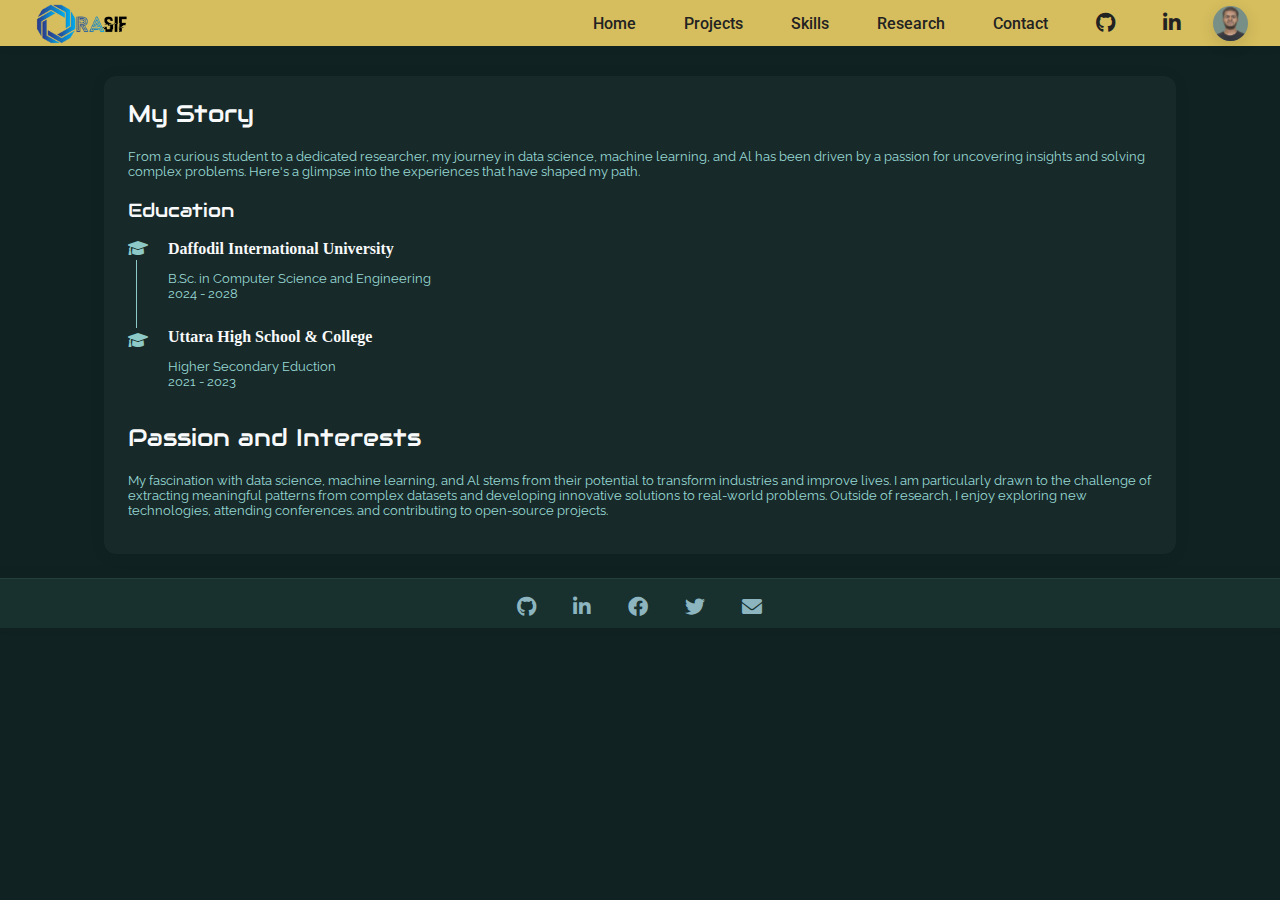
<file: about.html>
<!DOCTYPE html>
<html lang="en">

<head>
    <meta charset="UTF-8">
    <meta name="viewport" content="width=device-width, initial-scale=1.0">
    <title>Portfolio Home</title>
    <link rel="stylesheet" href="https://fonts.googleapis.com/css?family=Roboto:400,700&display=swap">
    <link rel="stylesheet" href="https://cdnjs.cloudflare.com/ajax/libs/font-awesome/6.0.0/css/all.min.css">
    <link rel="stylesheet" href="style.css">
</head>

<body>
    <nav class="navbar">
        <div class="logo">
            <a href="index.html"><img src="assets/logo.png" alt="Logo"></a>
        </div>
        <div class="hamburger" id="hamburger" aria-label="Open navigation" tabindex="0">
            <span></span>
            <span></span>
            <span></span>
        </div>
        <div class="nav-links" id="navLinks">
            <a href="index.html">Home</a>
            <a href="projects.html">Projects</a>
            <a href="skills.html">Skills</a>
            <a href="research.html">Research</a>
            <a href="contact.html">Contact</a>
            <a href="https://github.com/yourusername" target="_blank" rel="noopener"><i
                    class="fab fa-github fa-lg"></i></a>
            <a href="https://linkedin.com/in/yourusername" target="_blank" rel="noopener"><i
                    class="fa-brands fa-linkedin-in fa-lg"></i></a>
            <img src="assets/profile.png" alt="Profile Picture" style="vertical-align: middle;" class="profile-pic2">
        </div>
    </nav>
    </div>
    <div class="main">
        <h2 class="header">My Story</h2>
        <p class="txt">From a curious student to a dedicated researcher, my journey in data science, machine learning,
            and Al has been driven by a passion for
            uncovering insights and solving complex problems. Here's a glimpse into the experiences that have shaped my
            path.</p>
        <div class="edu">
            <h3 class="header">Education</h3>
            <div>
                <div class="ed1">
                    <div class="ed2">
                        <i class="fa-solid fa-graduation-cap"
                            style="font-size: 1em; color: #8dc9c6; margin-bottom: 4px;"></i>
                        <div class="ed3"></div>
                    </div>
                    <span style="padding-left: 8px; display: inline-block;">
                        <strong>Daffodil International University</strong>
                        <p class="txt">B.Sc. in Computer Science and Engineering<br>
                            2024 - 2028</p>
                    </span>
                </div>
                <div class="ed1">
                    <div class="ed2">
                        <i class="fa-solid fa-graduation-cap"
                            style="font-size: 1em; color: #8dc9c6; margin: 4px 0px;"></i>
                        <div></div>
                    </div>
                    <span style="padding-left: 8px; display: inline-block;">
                        <strong>Uttara High School & College</strong>
                        <p class="txt">Higher Secondary Eduction<br>
                            2021 - 2023</p>
                    </span>
                </div>
            </div>
        </div>
        <!-- <div class="prof">
            <h2>Professional Experience</h2>
            <div>
                <div class="ed1">
                    <div class="ed2">
                        <i class="fa-solid fa-briefcase"
                            style="font-size: 1em; color: #8dc9c6; margin-bottom: 4px;"></i>
                        <div class="ed3"></div>
                    </div>
                    <span style="padding-left: 8px; display: inline-block;">
                        <strong>Daffodil International University</strong><br>
                        B.Sc. in Computer Science and Engineering<br>
                        2024 - 2028
                    </span>
                </div>
            </div>
        </div> -->
        <h2 class="header">Passion and Interests</h2>
        <p class="txt">My fascination with data science, machine learning, and Al stems from their potential to
            transform industries and improve
            lives. I am particularly drawn to the challenge of extracting meaningful patterns from complex datasets and
            developing
            innovative solutions to real-world problems. Outside of research, I enjoy exploring new technologies,
            attending conferences.
            and contributing to open-source projects.</p>
    </div>
    <div class="footer-content">
        <div class="footer-social">
            <a href="https://github.com/yourusername" target="_blank" rel="noopener" aria-label="GitHub">
                <i class="fab fa-github fa-lg"></i>
            </a>
            <a href="https://linkedin.com/in/yourusername" target="_blank" rel="noopener" aria-label="LinkedIn">
                <i class="fab fa-linkedin-in fa-lg"></i>
            </a>
            <a href="https://facebook.com/sajidul.kabir.rasif" target="_blank" rel="noopener" aria-label="Facebook">
                <i class="fab fa-facebook fa-lg"></i>
                <a href="https://twitter.com/yourusername" target="_blank" rel="noopener" aria-label="Twitter">
                    <i class="fab fa-twitter fa-lg"></i>
                </a>
                <a href="mailto:your@email.com" aria-label="Email">
                    <i class="fas fa-envelope fa-lg"></i>
                </a>
        </div>
    </div>
    <script src="script.js"></script>
</body>

</html>
</file>
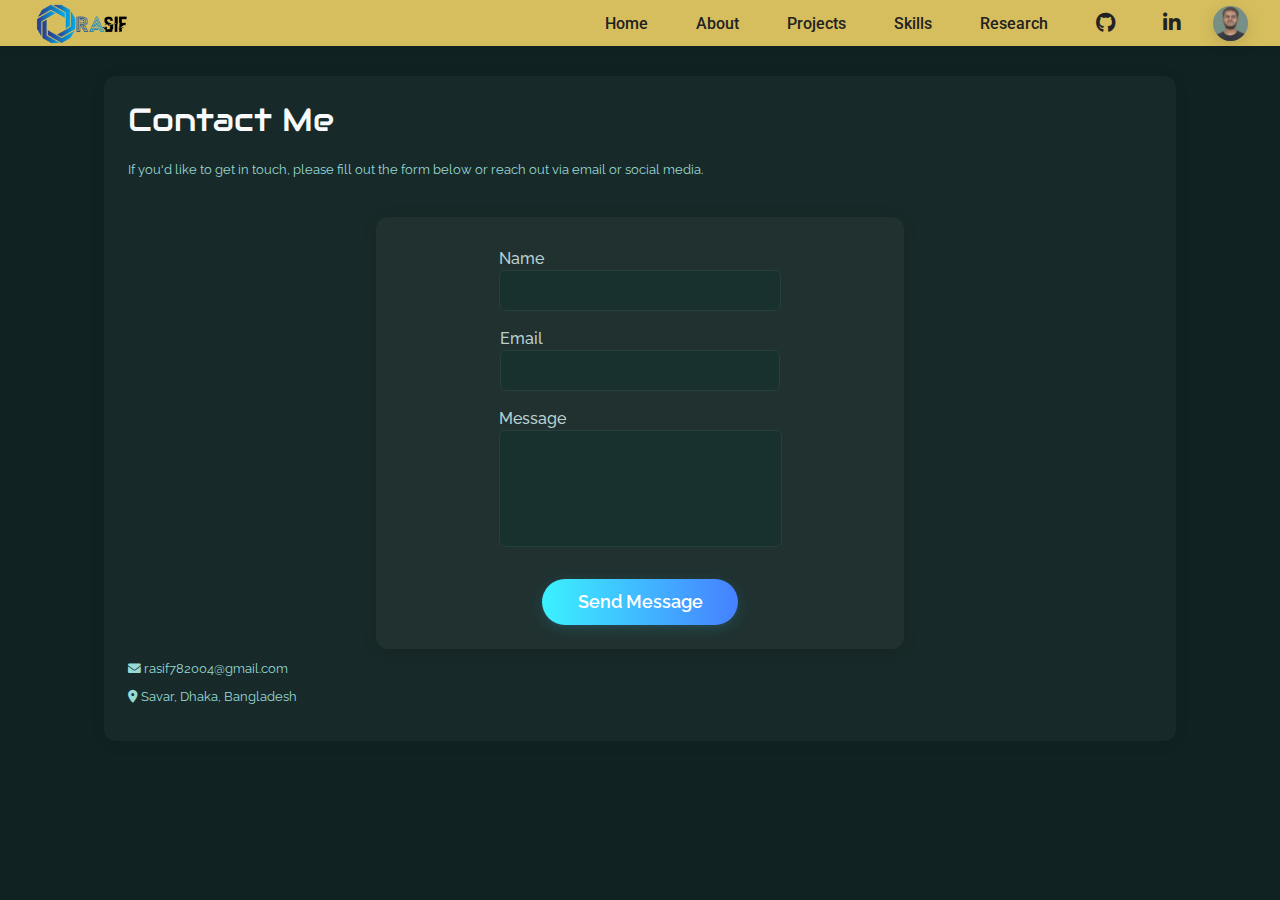
<file: contact.html>
<!DOCTYPE html>
<html lang="en">

<head>
    <meta charset="UTF-8">
    <meta name="viewport" content="width=device-width, initial-scale=1.0">
    <title>Portfolio Home</title>
    <link rel="stylesheet" href="https://fonts.googleapis.com/css?family=Roboto:400,700&display=swap">
    <link rel="stylesheet" href="https://cdnjs.cloudflare.com/ajax/libs/font-awesome/6.0.0/css/all.min.css">
    <link rel="stylesheet" href="style.css">
</head>

<body>
    <nav class="navbar">
        <div class="logo">
            <a href="index.html"><img src="assets/logo.png" alt="Logo"></a>
        </div>
        <div class="hamburger" id="hamburger" aria-label="Open navigation" tabindex="0">
            <span></span>
            <span></span>
            <span></span>
        </div>
        <div class="nav-links" id="navLinks">
            <a href="index.html">Home</a>
            <a href="about.html">About</a>
            <a href="projects.html">Projects</a>
            <a href="skills.html">Skills</a>
            <a href="research.html">Research</a>
            <a href="https://github.com/yourusername" target="_blank" rel="noopener"><i
                    class="fab fa-github fa-lg"></i></a>
            <a href="https://linkedin.com/in/yourusername" target="_blank" rel="noopener"><i
                    class="fa-brands fa-linkedin-in fa-lg"></i></a>
            <img src="assets/profile.png" alt="Profile Picture" style="vertical-align: middle;" class="profile-pic2">
        </div>
    </nav>
    <div class="main">
        <section class="contact-section">
            <h1 class="header">Contact Me</h1>
            <p class="txt">If you'd like to get in touch, please fill out the form below or reach out via email or social media.</p>
            <form class="contact-form" action="mailto:rasif782004@gmail.com" method="POST" enctype="text/plain">
                <div class="form-group">
                    <label for="name">Name</label>
                    <input type="text" id="name" name="name" required autocomplete="name">
                </div>
                <div class="form-group">
                    <label for="email">Email</label>
                    <input type="email" id="email" name="email" required autocomplete="email">
                </div>
                <div class="form-group">
                    <label for="message">Message</label>
                    <textarea id="message" name="message" rows="5" required></textarea>
                </div>
                <button type="submit" class="btn">Send Message</button>
            </form>
            <div class="contact-info">
                <p class="txt"><i class="fas fa-envelope"></i> rasif782004@gmail.com</p>
                <p class="txt"><i class="fas fa-map-marker-alt"></i> Savar, Dhaka, Bangladesh</p>
            </div>
        </section>
    </div>

    <script src="script.js"></script>
</body>

</html>
</file>
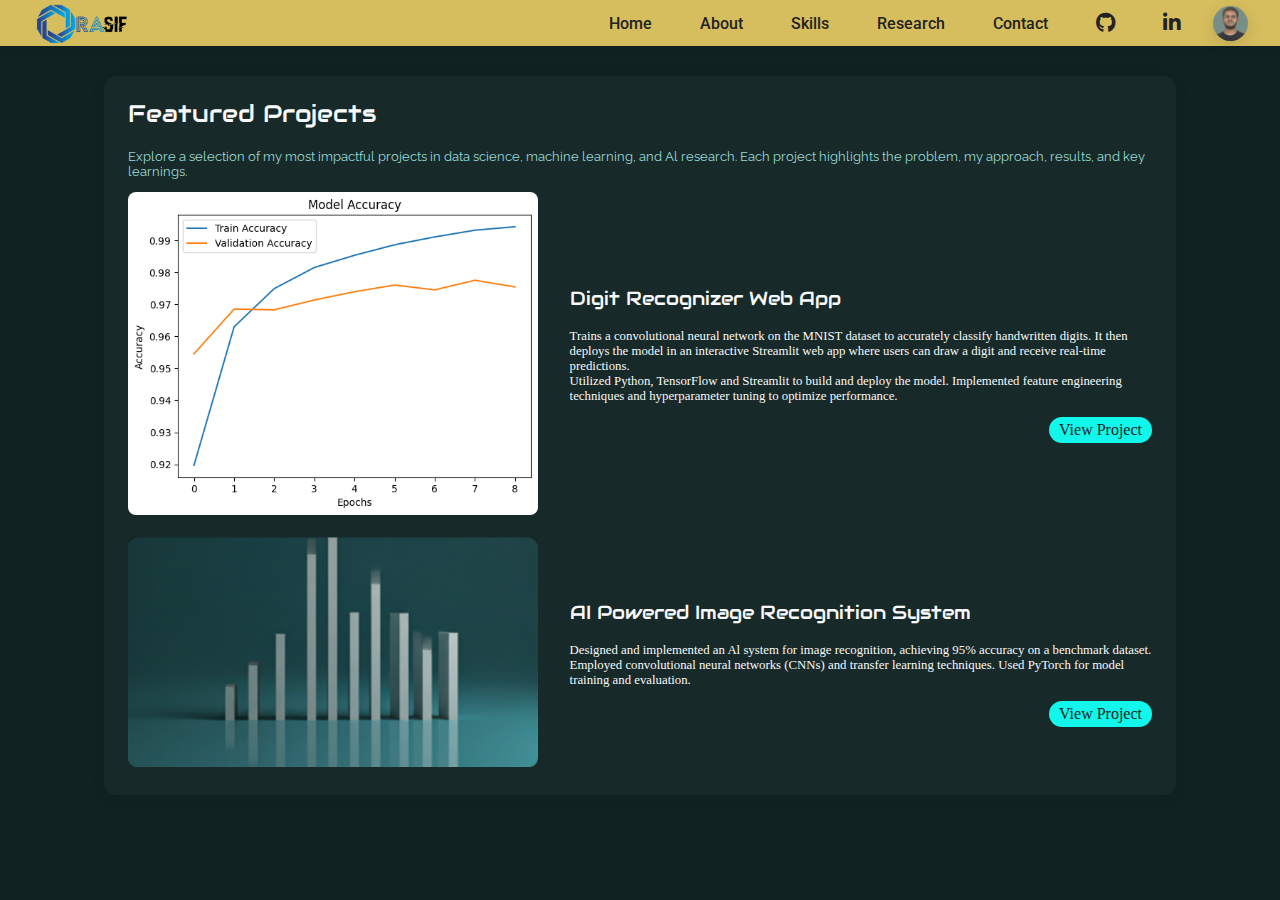
<file: projects.html>
<!DOCTYPE html>
<html lang="en">

<head>
    <meta charset="UTF-8">
    <meta name="viewport" content="width=device-width, initial-scale=1.0">
    <title>Sajidul Kabir Rasif</title>
    <link rel="icon" type="image/png" href="assets/icon_me.png">
    <link rel="stylesheet" href="https://fonts.googleapis.com/css?family=Roboto:400,700&display=swap">
    <link rel="stylesheet" href="https://cdnjs.cloudflare.com/ajax/libs/font-awesome/6.0.0/css/all.min.css">
    <link rel="stylesheet" href="style.css">
</head>

<body>
    <nav class="navbar">
        <div class="logo">
            <a href="index.html"><img src="assets/logo.png" alt="Logo"></a>
        </div>
        <div class="hamburger" id="hamburger" aria-label="Open navigation" tabindex="0">
            <span></span>
            <span></span>
            <span></span>
        </div>
        <div class="nav-links" id="navLinks">
            <a href="index.html">Home</a>
            <a href="about.html">About</a>
            <a href="skills.html">Skills</a>
            <a href="research.html">Research</a>
            <a href="contact.html">Contact</a>
            <a href="https://github.com/yourusername" target="_blank" rel="noopener"><i
                    class="fab fa-github fa-lg"></i></a>
            <a href="https://linkedin.com/in/yourusername" target="_blank" rel="noopener"><i
                    class="fa-brands fa-linkedin-in fa-lg"></i></a>
            <img src="assets/profile.png" alt="Profile Picture" style="vertical-align: middle;" class="profile-pic2">
        </div>
    </nav>
    <div class="main">
        <div>
            <h2 class="header">Featured Projects</h2>
            <p class="txt">Explore a selection of my most impactful projects in data science, machine learning, and Al
                research. Each project highlights the problem, my
                approach, results, and key learnings.</p>
        </div>
        <div class="project">
            <div class="project-container">
                <div class="project-image">
                    <img src="assets/projects/project0.png" alt="Project Image">
                </div>
                <div class="project-details">
                    <h3 class="header">Digit Recognizer Web App</h3>
                    <p style="font-size: 0.8rem;">
                        Trains a convolutional neural network on the MNIST dataset to accurately classify handwritten digits. It then deploys the model in an interactive Streamlit web app where users can draw a digit and receive real-time predictions.<br>
                        Utilized Python, TensorFlow and Streamlit
                        to build and deploy the model. Implemented
                        feature engineering techniques and
                        hyperparameter tuning to optimize
                        performance.
                    </p>
                    <a href="https://github.com/Rasif2004/Hand-Written-Digit-Recognition" target="_blank" class="view-more-btn">
                        View Project
                    </a>
                </div>
            </div>
        </div><br>
        <div class="project">
            <div class="project-container">
                <div class="project-image">
                    <img src="assets/projects/project2.png" alt="Project Image">
                </div>
                <div class="project-details">
                    <h3 class="header">AI Powered Image Recognition System</h3>
                    <p style="font-size: 0.8rem;">
                        Designed and implemented an Al system for
                        image recognition, achieving 95% accuracy on
                        a benchmark dataset.<br>
                        Employed convolutional neural networks
                        (CNNs) and transfer learning techniques.
                        Used PyTorch for model training and
                        evaluation.
                    </p>
                    <a href="#project-details" class="view-more-btn">
                        View Project
                    </a>
                </div>
            </div>
        </div>
    </div>

    <script src="script.js"></script>
</body>

</html>
</file>
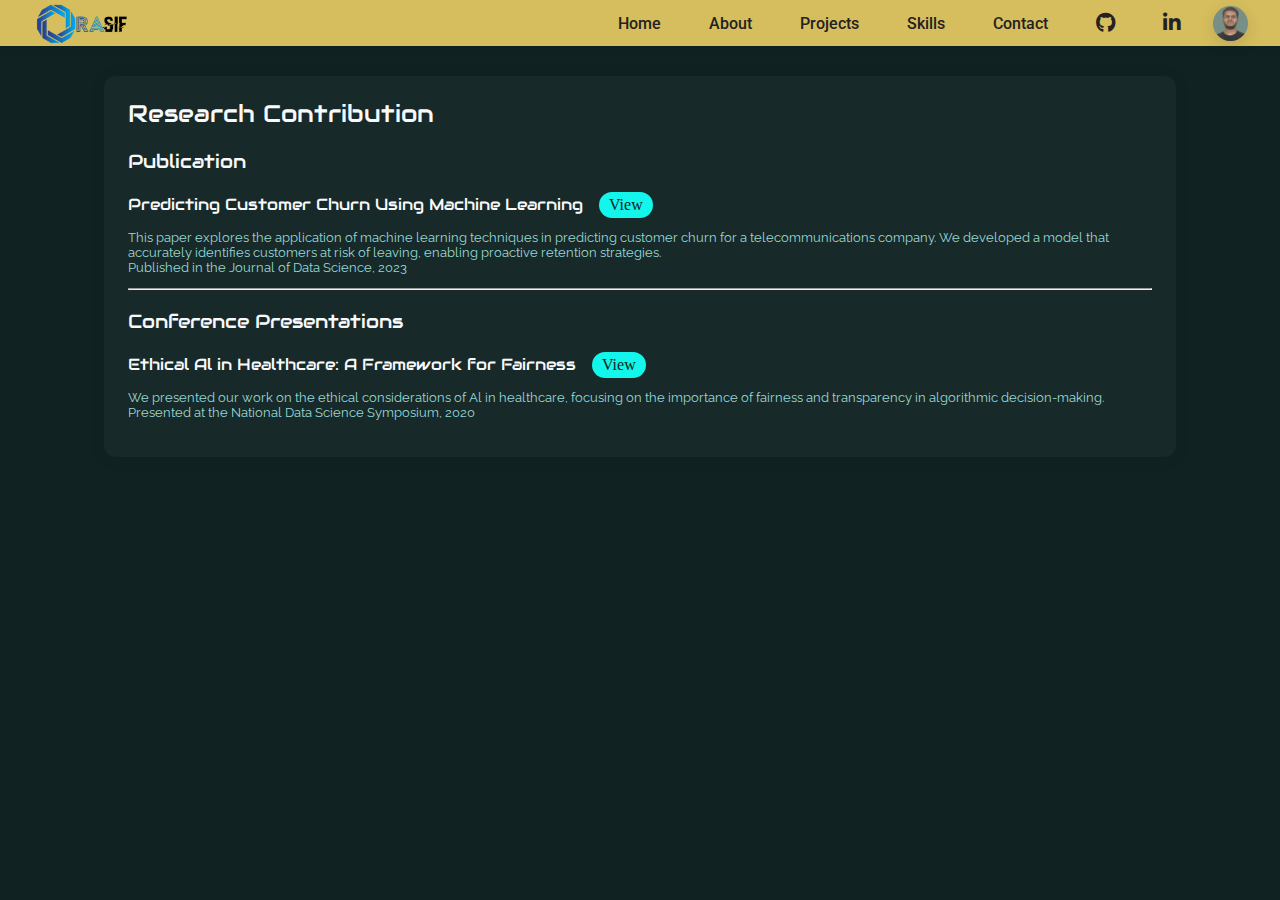
<file: research.html>
<!DOCTYPE html>
<html lang="en">

<head>
    <meta charset="UTF-8">
    <meta name="viewport" content="width=device-width, initial-scale=1.0">
    <title>Portfolio Home</title>
    <link rel="stylesheet" href="https://fonts.googleapis.com/css?family=Roboto:400,700&display=swap">
    <link rel="stylesheet" href="https://cdnjs.cloudflare.com/ajax/libs/font-awesome/6.0.0/css/all.min.css">
    <link rel="stylesheet" href="style.css">
</head>

<body>
    <nav class="navbar">
        <div class="logo">
            <img src="assets/logo.png" alt="Logo">
        </div>
        <div class="hamburger" id="hamburger" aria-label="Open navigation" tabindex="0">
            <span></span>
            <span></span>
            <span></span>
        </div>
        <div class="nav-links" id="navLinks">
            <a href="index.html">Home</a>
            <a href="about.html">About</a>
            <a href="projects.html">Projects</a>
            <a href="skills.html">Skills</a>
            <a href="contact.html">Contact</a>
            <a href="https://github.com/yourusername" target="_blank" rel="noopener"><i
                    class="fab fa-github fa-lg"></i></a>
            <a href="https://linkedin.com/in/yourusername" target="_blank" rel="noopener"><i
                    class="fa-brands fa-linkedin-in fa-lg"></i></a>
            <img src="assets/profile.png" alt="Profile Picture" style="vertical-align: middle;" class="profile-pic2">
        </div>
    </nav>
    <div class="main">
        <div>
            <h2 class="header">Research Contribution</h2>
            <div class="pub">
                <h3 class="header">Publication</h3>
                <div class="pub-content">
                    <div class="pub-content-h4">
                        <h4 class="header" style="margin: 0;">Predicting Customer Churn Using Machine Learning</h4>
                        <a href="#pub" class="view-more-btn" style="margin: 0;">View</a>
                    </div>
                    <p class="txt">This paper explores the application of machine learning techniques in predicting
                        customer churn
                        for a telecommunications company.
                        We developed a model that accurately identifies customers at risk of leaving, enabling proactive
                        retention strategies. <br>
                        Published in the Journal of Data Science, 2023</p>
                </div>
            </div>
            <hr>
            <div class="pub">
                <h3 class="header">Conference Presentations</h3>
                <div class="pub-content">
                    <div class="pub-content-h4">
                        <h4 class="header" style="margin: 0;">Ethical Al in Healthcare: A Framework for Fairness</h4>
                        <a href="#pub" class="view-more-btn" style="margin: 0;">View</a>
                    </div>
                    <p class="txt">We presented our work on the ethical considerations of Al in healthcare, focusing on
                        the importance of fairness and transparency in
                        algorithmic decision-making. <br>
                        Presented at the National Data Science Symposium, 2020</p>
                </div>
            </div>
        </div>

        <script src="script.js"></script>
</body>

</html>
</file>
<file: style.css>
@import url('https://fonts.googleapis.com/css2?family=Audiowide&family=Delius&family=Raleway:ital,wght@0,100..900;1,100..900&family=Roboto:ital,wght@0,100..900;1,100..900&display=swap');

body {
    margin: 0;
    background: #102322;
    color: #f8f9fa;
}


/* html, body {
    overflow-x: hidden !important;
} */

::-webkit-scrollbar {
    display: none !important;
}

* {
    scrollbar-width: none !important;
    -ms-overflow-style: none !important;
}

.navbar {
    display: flex;
    justify-content: space-between;
    align-items: center;
    background: #d6be5e;
    padding: 0.5rem 2rem;
    box-shadow: 0 2px 8px rgba(0, 0, 0, 0.08);
    position: sticky;
    top: 0;
    z-index: 1002;
    height: 30px;
}

.logo img {
    height: 40px;
    padding-top: 5px;
}

.navbar .nav-links {
    display: flex;
    gap: 1rem;
    align-items: center;
}

.navbar .nav-links a {
    font-family: "Roboto", sans-serif;
    font-optical-sizing: auto;
    font-style: normal;
    font-variation-settings: "wdth" 100;
    color: #222;
    text-decoration: none;
    padding: 0.5rem 1rem;
    border-radius: 4px;
    transition: background 0.2s, color 0.2s;
    font-weight: 500;
}

.navbar .nav-links a:hover {
    background: linear-gradient(135deg, #3bf2ff, #4680ff);
    color: #fff;
    transform: translateY(-2px);
    box-shadow: 0 4px 12px rgba(59, 242, 255, 0.3);
    transition: all 0.3s ease;
}

.Name {
    font-size: 1.5rem;
    margin-top: 1rem;
    color: #ffffff;
    text-align: center;
    font-family: "Delius", cursive;
    font-weight: 600;
    /* font-style: normal; */
}

.profile-section {
    display: flex;
    flex-direction: column;
    align-items: center;
    margin-top: 40px;
}

.profile-pic {
    width: 140px;
    height: 140px;
    border-radius: 50%;
    object-fit: cover;
    box-shadow: 0 4px 16px rgba(0, 0, 0, 0.12);
    background-color: #778f87;
}

.profile-pic2 {
    width: 35px;
    height: 35px;
    border-radius: 50%;
    object-fit: cover;
    box-shadow: 0 4px 16px rgba(0, 0, 0, 0.12);
    background-color: #778f87;
}

.header {
    font-family: "Audiowide", sans-serif;
    font-weight: 400;
    font-style: normal;
}

.typewriter {
    font-family: "Raleway", sans-serif;
    font-weight: 600;
    text-align: center;
    margin-top: 10px;
    color: #7ba7a5;
    font-size: 20px;
}

.main {
    max-width: 80%;
    margin: 30px auto 24px auto;
    padding: 2px 24px 24px 24px;
    background: rgba(255, 255, 255, 0.03);
    border-radius: 12px;
    box-shadow: 0 2px 16px rgba(0, 0, 0, 0.08);
}

.txt {
    font-size: 0.8rem;
    color: #98d8d5;
    font-family: "Raleway", sans-serif;
}

.ed1 {
    display: flex;
    align-items: flex-start;
}

.ed2 {
    display: flex;
    flex-direction: column;
    align-items: center;
    margin-right: 12px;
}

.ed3 {
    width: 0.5px;
    background: #8dc9c6;
    align-self: stretch;
    height: 68px;
    min-height: 20px;
    margin-left: 8px;
}

.intro {
    font-family: "Raleway", sans-serif;
    padding: 20px;
    margin: 20px auto;
    text-align: center;
    max-width: 800px;
}

.CV {
    display: flex;
    justify-content: center;
    margin: 32px 0 0 0;
}

.CV .button {
    font-family: "Dalius", cursive;
    display: inline-block;
    padding: 0.85em 2.2em;
    font-size: calc(18px + 0.2vw);
    font-weight: 600;
    color: #fff;
    background: linear-gradient(90deg, #3bf2ff 0%, #4680ff 100%);
    border: none;
    border-radius: 32px;
    box-shadow: 0 6px 24px rgba(59, 242, 255, 0.18), 0 1.5px 4px rgba(70, 128, 255, 0.12);
    cursor: pointer;
    text-decoration: none;
    transition:
        background 0.4s cubic-bezier(.4, 0, .2, 1),
        transform 0.18s cubic-bezier(.4, 0, .2, 1),
        box-shadow 0.3s cubic-bezier(.4, 0, .2, 1),
        color 0.2s;
    position: relative;
    overflow: hidden;
}

.CV .button i {
    margin-right: 0.7em;
    font-size: 1em;
    vertical-align: middle;
}

.CV .button::before {
    content: "";
    position: absolute;
    left: -75%;
    top: 0;
    width: 50%;
    height: 100%;
    background: linear-gradient(120deg, rgba(255, 255, 255, 0.25) 0%, rgba(255, 255, 255, 0.05) 100%);
    transform: skewX(-25deg);
    transition: left 0.4s cubic-bezier(.4, 0, .2, 1);
    z-index: 1;
}

.CV .button:hover,
.CV .button:focus {
    background: linear-gradient(90deg, #4680ff 0%, #3bf2ff 100%);
    color: #fff;
    transform: translateY(-3px) scale(1.04);
    box-shadow: 0 12px 32px rgba(59, 242, 255, 0.22), 0 2px 8px rgba(70, 128, 255, 0.18);
}

.CV .button:hover::before,
.CV .button:focus::before {
    left: 120%;
}

.footer-content {
    width: 100%;
    background: #18302e;
    color: #b8cfcf;
    text-align: center;
    padding: 18px 0 12px 0;
    font-size: 1rem;
    font-family: "Raleway", sans-serif;
    letter-spacing: 0.03em;
    margin-top: 10px;
    border-top: 1px solid #25413e;
    box-shadow: 0 -2px 12px rgba(0, 0, 0, 0.07);
}

.footer-content a {
    font-family: "Roboto", sans-serif;
    font-optical-sizing: auto;
    font-style: normal;
    font-variation-settings: "wdth" 100;
    color: #8cb5c0;
    text-decoration: none;
    padding: 0.5rem 1rem;
    border-radius: 4px;
    transition: background 0.2s, color 0.2s;
    font-weight: 500;
}

.footer-content a:hover {
    background: linear-gradient(135deg, #3bf2ff, #4680ff);
    color: #fff;
    transform: translateY(-2px);
    box-shadow: 0 4px 12px rgba(59, 242, 255, 0.3);
    transition: all 0.3s ease;
}


.project-container {
    display: flex;
    align-items: center;
}

.project-image {
    flex: 0 0 40%;
    max-width: 40%;
}

.project-image img {
    width: 100%;
    height: auto;
    border-radius: 8px;
}

.project-details {
    flex: 1;
    padding-left: 32px;
}

.view-more-btn {
    display: block;
    margin-left: auto;
    margin-top: 12px;
    padding: 4px 10px;
    background: #12f6eb;
    color: #102322;
    border-radius: 999px;
    text-decoration: none;
    font-weight: 400;
    width: fit-content;
    transition: background 0.2s, color 0.2s;
}

.view-more-btn:hover {
    background: #4680ff;
    color: #fff;
}

.tech {
    display: flex;
    flex-wrap: nowrap;
    align-items: center;
    gap: 8px;
    flex-direction: row;
}

.tech-item {
    display: inline-block;
    padding: 4px 8px;
    background: #224947;
    border-radius: 16px;
    font-size: 0.rem;
    color: #fff;
    transition: background 0.2s, color 0.2s;
}

.tech-item img {
    width: 24px;
    height: 24px;
}

/* Hamburger styles */
.hamburger {
    display: none;
    flex-direction: column;
    justify-content: center;
    width: 32px;
    height: 32px;
    cursor: pointer;
    z-index: 1001;
}

.hamburger span {
    height: 4px;
    width: 100%;
    background: #222;
    margin: 4px 0;
    border-radius: 2px;
    transition: 0.3s;
}

.pub-content-h4 {
    display: flex; 
    align-items: center; 
    gap: 1rem;
}

/* Contact Form Styles */
.contact-form {
    max-width: 480px;
    margin: 40px auto 0 auto;
    padding: 32px 24px 24px 24px;
    background: rgba(255,255,255,0.04);
    border-radius: 12px;
    box-shadow: 0 2px 16px rgba(0,0,0,0.10);
    display: flex;
    flex-direction: column;
    gap: 18px;
    align-items: center;
}

.contact-form label {
    font-family: "Raleway", sans-serif;
    font-size: 1rem;
    color: #b8cfcf;
    margin-bottom: 6px;
    font-weight: 500;
    align-self: flex-start;
}

.contact-form input,
.contact-form textarea {
    font-family: "Roboto", sans-serif;
    font-size: 1rem;
    padding: 10px 14px;
    margin-top: 2px;
    border: 1px solid #25413e;
    border-radius: 6px;
    background: #18302e;
    color: #f8f9fa;
    outline: none;
    transition: border 0.2s;
    resize: none;
    width: 100%;
    box-sizing: border-box;
}

.contact-form input:focus,
.contact-form textarea:focus {
    border-color: #3bf2ff;
}

.contact-form textarea {
    min-height: 90px;
    max-height: 220px;
}

.contact-form button {
    font-family: "Raleway", sans-serif;
    font-size: 1.1rem;
    font-weight: 600;
    color: #fff;
    background: linear-gradient(90deg, #3bf2ff 0%, #4680ff 100%);
    border: none;
    border-radius: 24px;
    padding: 0.7em 2em;
    cursor: pointer;
    box-shadow: 0 4px 16px rgba(59,242,255,0.13), 0 1.5px 4px rgba(70,128,255,0.10);
    transition: background 0.3s, transform 0.18s, box-shadow 0.3s;
    margin-top: 10px;
}

.contact-form button:hover,
.contact-form button:focus {
    background: linear-gradient(90deg, #4680ff 0%, #3bf2ff 100%);
    transform: translateY(-2px) scale(1.03);
    box-shadow: 0 8px 24px rgba(59,242,255,0.18), 0 2px 8px rgba(70,128,255,0.15);
}

/* Responsive styles */
@media (max-width: 900px) {
    .navbar {
        padding: 0.5rem 1rem;
    }
}

@media (max-width: 785px) {
    .navbar {
        height: auto;
    }

    .navbar .nav-links {
        position: absolute;
        top: 100%;
        right: 0;
        background: #d6be5e;
        flex-direction: column;
        align-items: flex-start;
        width: 100%;
        gap: 0;
        box-shadow: 0 8px 16px rgba(0, 0, 0, 0.08);
        display: none;
        padding: 1rem 0;
        z-index: 1000;
    }

    .navbar .nav-links.open {
        display: flex;
    }

    .navbar .nav-links a,
    .navbar .nav-links img {
        width: 100%;
        padding: 0.75rem 1.5rem;
        box-sizing: border-box;
    }

    .navbar .nav-links .profile-pic2 {
        display: none;
    }

    .hamburger {
        display: flex;
    }
}

@media (max-width: 685px) {
    .footer {
        font-size: 0.92rem;
        padding: 14px 0 10px 0;
    }

    .project-container {
        flex-direction: column;
        align-items: stretch;
    }

    .project-image {
        flex: 0 0 100%;
        max-width: 100%;
        margin-bottom: 16px;
    }

    .project-details {
        padding-left: 0;
    }

    .view-more-btn {
        margin-left: 0;
        align-self: center;
        font-size: 0.8rem;
        padding: 3px 8px;
    }

    .tech {
        flex-wrap: wrap;
        gap: 6px;
        justify-content: flex-start;
    }
}
</file>
